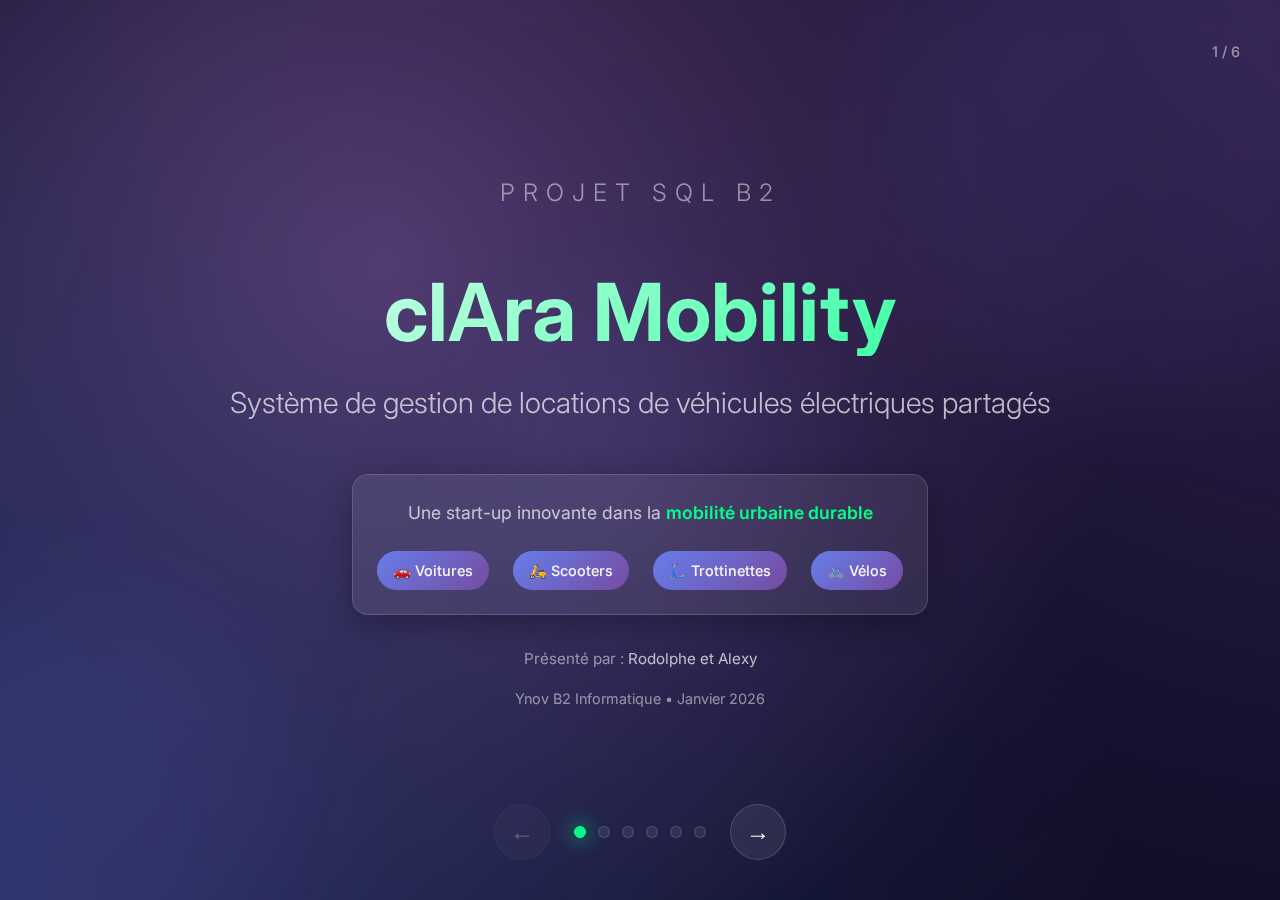
<file: prez/index.html>
<!DOCTYPE html>
<html lang="fr">

<head>
    <meta charset="UTF-8">
    <meta name="viewport" content="width=device-width, initial-scale=1.0">
    <title>clAra Mobility - Présentation SQL B2</title>
    <link rel="stylesheet" href="styles.css">
</head>

<body>
    <!-- Animated Background -->
    <div class="background">
        <div class="shape shape-1"></div>
        <div class="shape shape-2"></div>
        <div class="shape shape-3"></div>
    </div>

    <!-- Slide Number Indicator -->
    <div class="slide-number">
        <span id="currentSlide">1</span> / <span id="totalSlides">6</span>
    </div>

    <!-- Presentation Container -->
    <div class="presentation">
        <div class="slides-container" id="slidesContainer">

            <!-- SLIDE 1: Title -->
            <div class="slide title-slide active" data-slide="1">
                <div class="slide-content">
                    <div class="logo-container animate-in">
                        <div class="logo-text">Projet SQL B2</div>
                    </div>

                    <h1 class="animate-in">cl<span class="highlight">A</span>ra Mobility</h1>

                    <p class="subtitle animate-in">
                        Système de gestion de locations de véhicules électriques partagés
                    </p>

                    <div class="flex justify-center mt-8 animate-in">
                        <div class="glass-card glass-card-sm" style="text-align: center; max-width: 600px;">
                            <p style="margin-bottom: 24px; font-size: 1.1rem;">
                                Une start-up innovante dans la <span class="highlight">mobilité urbaine durable</span>
                            </p>
                            <div class="flex justify-center gap-6">
                                <div class="badge">🚗 Voitures</div>
                                <div class="badge">🛵 Scooters</div>
                                <div class="badge">🛴 Trottinettes</div>
                                <div class="badge">🚲 Vélos</div>
                            </div>
                        </div>
                    </div>

                    <div class="flex justify-center mt-8 animate-in">
                        <div style="text-align: center;">
                            <p class="text-muted" style="color: var(--text-muted); font-size: 0.95rem;">
                                Présenté par : <span style="color: var(--text-secondary);">Rodolphe et Alexy</span>
                            </p>
                            <p class="text-muted" style="color: var(--text-muted); font-size: 0.9rem; margin-top: 8px;">
                                Ynov B2 Informatique • Janvier 2026
                            </p>
                        </div>
                    </div>
                </div>
            </div>

            <!-- SLIDE 2: MCD -->
            <div class="slide" data-slide="2">
                <div class="slide-content">
                    <h2 class="animate-in">📐 Analyse et Modélisation (MCD)</h2>

                    <div class="grid-2">
                        <div class="glass-card animate-in">
                            <h3>10 Entités Principales</h3>
                            <div class="entity-diagram">
                                <div class="entity main">VEHICULES</div>
                                <div class="entity">TYPES_VEHICULES</div>
                                <div class="entity">STATIONS</div>
                                <div class="entity">BORNES</div>
                                <div class="entity">CLIENTS</div>
                                <div class="entity">LOCATIONS</div>
                                <div class="entity">PAIEMENTS</div>
                                <div class="entity">TECHNICIENS</div>
                                <div class="entity">INTERVENTIONS</div>
                                <div class="entity">SESSIONS_RECHARGE</div>
                            </div>

                            <div class="mt-6">
                                <h4>Relations clés</h4>
                                <ul>
                                    <li><span class="highlight">VEHICULES</span> → lié au TYPE pour les tarifications
                                    </li>
                                    <li><span class="highlight">VEHICULES</span> → localisé dans une STATION</li>
                                    <li><span class="highlight">BORNES</span> → physiquement liées aux STATIONS</li>
                                </ul>
                            </div>
                        </div>

                        <div class="glass-card animate-in">
                            <h3>🛡️ Intégrité des Données</h3>

                            <div class="glass-card glass-card-sm mt-4"
                                style="background: rgba(0, 255, 136, 0.1); border-color: rgba(0, 255, 136, 0.3);">
                                <h4 style="color: var(--accent);">✓ Règle Métier #1</h4>
                                <p style="font-size: 1rem;">Un véhicule <strong>ne peut pas être loué</strong> s'il est
                                    en maintenance</p>
                            </div>

                            <div class="glass-card glass-card-sm mt-4"
                                style="background: rgba(0, 212, 255, 0.1); border-color: rgba(0, 212, 255, 0.3);">
                                <h4 style="color: var(--accent-blue);">✓ Règle Métier #2</h4>
                                <p style="font-size: 1rem;">Une borne de recharge est <strong>physiquement liée</strong>
                                    à une station</p>
                            </div>

                            <div class="glass-card glass-card-sm mt-4"
                                style="background: rgba(118, 75, 162, 0.2); border-color: rgba(118, 75, 162, 0.4);">
                                <h4 style="color: var(--gradient-mid);">✓ Suivi Complet</h4>
                                <p style="font-size: 1rem;">INTERVENTIONS + SESSIONS_RECHARGE = <strong>cycle de vie
                                        complet</strong></p>
                            </div>

                            <p class="mt-6" style="font-style: italic; color: var(--text-muted);">
                                Modélisation stricte selon la méthode <span class="highlight">Merise</span>
                            </p>
                        </div>
                    </div>
                </div>
            </div>

            <!-- SLIDE 3: Architecture -->
            <div class="slide" data-slide="3">
                <div class="slide-content">
                    <h2 class="animate-in">🏗️ Architecture Technique</h2>

                    <div class="tech-stack animate-in">
                        <div class="tech-item">
                            <div style="font-size: 4rem;">🐘</div>
                            <p style="font-weight: 600; color: var(--text-primary);">PostgreSQL 16</p>
                        </div>
                        <div style="font-size: 2rem; color: var(--text-muted);">+</div>
                        <div class="tech-item">
                            <div style="font-size: 4rem;">🐳</div>
                            <p style="font-weight: 600; color: var(--text-primary);">Docker</p>
                        </div>
                        <div style="font-size: 2rem; color: var(--text-muted);">=</div>
                        <div class="tech-item">
                            <div style="font-size: 4rem;">🚀</div>
                            <p style="font-weight: 600; color: var(--accent);">Déploiement Instantané</p>
                        </div>
                    </div>

                    <div class="grid-2 mt-6">
                        <div class="glass-card animate-in">
                            <h3>📦 Docker Compose</h3>
                            <div class="code-block">
                                <code>
<span class="code-keyword">version</span>: <span class="code-string">'3.8'</span>
<span class="code-keyword">services</span>:
  <span class="code-function">postgres</span>:
    <span class="code-keyword">image</span>: postgres:<span class="code-number">16</span>-alpine
    <span class="code-keyword">environment</span>:
      <span class="code-keyword">POSTGRES_DB</span>: ciara_mobility
      <span class="code-keyword">POSTGRES_USER</span>: ciara_admin
    <span class="code-keyword">volumes</span>:
      - ./init-db:/docker-entrypoint-initdb.d
    <span class="code-keyword">ports</span>:
      - <span class="code-string">"5432:5432"</span>
                                </code>
                            </div>
                            <p class="mt-4" style="font-size: 0.95rem;">
                                <span class="highlight">→</span> Environnement reproductible instantanément
                            </p>
                        </div>

                        <div class="glass-card animate-in">
                            <h3>🔒 Contraintes SQL</h3>
                            <p>La base de données est le <span class="highlight">dernier garant</span> de la qualité de
                                la donnée</p>

                            <div class="code-block mt-4">
                                <code>
<span class="code-comment">-- Clés étrangères</span>
<span class="code-keyword">FOREIGN KEY</span> (id_station) 
    <span class="code-keyword">REFERENCES</span> stations(id_station)

<span class="code-comment">-- Contraintes CHECK</span>
<span class="code-keyword">CHECK</span> (tarif_minute > <span class="code-number">0</span>)
<span class="code-keyword">CHECK</span> (date_fin > date_debut)
<span class="code-keyword">CHECK</span> (autonomie >= <span class="code-number">0</span>)
                                </code>
                            </div>

                            <div class="flex gap-4 mt-4">
                                <div class="badge">FK</div>
                                <div class="badge">CHECK</div>
                                <div class="badge">NOT NULL</div>
                                <div class="badge">UNIQUE</div>
                            </div>
                        </div>
                    </div>
                </div>
            </div>

            <!-- SLIDE 4: Triggers & Functions -->
            <div class="slide" data-slide="4">
                <div class="slide-content">
                    <h2 class="animate-in">⚡ Fonctionnalités Avancées</h2>
                    <p class="animate-in" style="font-size: 1.3rem; margin-bottom: 24px;">
                        Une base de données <span class="highlight">"intelligente"</span> grâce à l'automatisation
                    </p>

                    <div class="grid-2">
                        <div class="glass-card animate-in">
                            <h3>🔄 Triggers - Automatisation</h3>
                            <p style="margin-bottom: 16px;">Mise à jour automatique du statut véhicule lors d'une
                                intervention</p>

                            <div class="code-block">
                                <code>
<span class="code-keyword">CREATE TRIGGER</span> trg_update_vehicule_status
<span class="code-keyword">AFTER INSERT ON</span> interventions
<span class="code-keyword">FOR EACH ROW</span>
<span class="code-keyword">EXECUTE FUNCTION</span> <span class="code-function">update_vehicule_status</span>();

<span class="code-comment">-- Quand une intervention est créée</span>
<span class="code-comment">-- → Le véhicule passe en 'Maintenance'</span>
<span class="code-comment">-- → Évite les erreurs humaines</span>
                                </code>
                            </div>

                            <div class="mt-4 glass-card glass-card-sm" style="background: rgba(0, 255, 136, 0.1);">
                                <p style="font-size: 0.95rem; margin: 0;">
                                    <span class="highlight">✓</span> Garantit la cohérence des données automatiquement
                                </p>
                            </div>
                        </div>

                        <div class="glass-card animate-in">
                            <h3>🧮 Fonctions - Logique Métier</h3>
                            <p style="margin-bottom: 16px;">Calcul centralisé du coût de location</p>

                            <div class="code-block">
                                <code>
<span class="code-keyword">CREATE FUNCTION</span> <span class="code-function">fn_calculer_cout_location</span>(
    duree_min <span class="code-keyword">INT</span>,
    distance_km <span class="code-keyword">DECIMAL</span>,
    type_id <span class="code-keyword">INT</span>
) <span class="code-keyword">RETURNS DECIMAL AS</span> $$
<span class="code-keyword">DECLARE</span>
    tarif_min <span class="code-keyword">DECIMAL</span>;
    tarif_km <span class="code-keyword">DECIMAL</span>;
<span class="code-keyword">BEGIN</span>
    <span class="code-keyword">SELECT</span> tarif_minute, tarif_km
    <span class="code-keyword">INTO</span> tarif_min, tarif_km
    <span class="code-keyword">FROM</span> types_vehicules
    <span class="code-keyword">WHERE</span> id_type = type_id;
    
    <span class="code-keyword">RETURN</span> (duree_min * tarif_min) 
         + (distance_km * tarif_km);
<span class="code-keyword">END</span>;
$$ <span class="code-keyword">LANGUAGE</span> plpgsql;
                                </code>
                            </div>
                        </div>
                    </div>

                    <div class="flex justify-center gap-8 mt-6 animate-in">
                        <div class="glass-card glass-card-sm" style="text-align: center;">
                            <div style="font-size: 2rem;">🔐</div>
                            <p style="margin: 8px 0 0; font-size: 0.95rem;">Sécurité</p>
                        </div>
                        <div class="glass-card glass-card-sm" style="text-align: center;">
                            <div style="font-size: 2rem;">♻️</div>
                            <p style="margin: 8px 0 0; font-size: 0.95rem;">Réutilisabilité</p>
                        </div>
                        <div class="glass-card glass-card-sm" style="text-align: center;">
                            <div style="font-size: 2rem;">🎯</div>
                            <p style="margin: 8px 0 0; font-size: 0.95rem;">Centralisation</p>
                        </div>
                    </div>
                </div>
            </div>

            <!-- SLIDE 5: Data Exploitation -->
            <div class="slide" data-slide="5">
                <div class="slide-content">
                    <h2 class="animate-in">📊 Exploitation de la Donnée</h2>
                    <p class="animate-in" style="font-size: 1.2rem; margin-bottom: 24px;">
                        Vues et requêtes analytiques pour la <span class="highlight">prise de décision</span>
                    </p>

                    <div class="grid-2">
                        <div class="glass-card animate-in">
                            <h3>👁️ Vues Prédéfinies</h3>
                            <p style="margin-bottom: 20px;">Simplifier l'accès aux données complexes</p>

                            <div class="glass-card glass-card-sm" style="background: rgba(102, 126, 234, 0.15);">
                                <h4 style="color: var(--gradient-start);">vue_tableau_bord_vehicules</h4>
                                <p style="font-size: 0.95rem; margin: 0;">Dashboard complet des véhicules avec état,
                                    autonomie et localisation</p>
                            </div>

                            <div class="glass-card glass-card-sm mt-4" style="background: rgba(0, 212, 255, 0.15);">
                                <h4 style="color: var(--accent-blue);">vue_activite_clients</h4>
                                <p style="font-size: 0.95rem; margin: 0;">Statistiques d'activité et historique par
                                    client</p>
                            </div>

                            <div class="code-block mt-4">
                                <code>
<span class="code-keyword">SELECT</span> * <span class="code-keyword">FROM</span> vue_tableau_bord_vehicules
<span class="code-keyword">WHERE</span> etat = <span class="code-string">'Disponible'</span>
<span class="code-keyword">AND</span> ville = <span class="code-string">'Paris'</span>;
                                </code>
                            </div>
                        </div>

                        <div class="glass-card animate-in">
                            <h3>📈 Requêtes Analytiques</h3>

                            <div class="glass-card glass-card-sm" style="background: rgba(0, 255, 136, 0.1);">
                                <h4>🏆 Top 5 Clients les plus actifs</h4>
                                <div class="code-block" style="margin-top: 12px;">
                                    <code>
<span class="code-keyword">SELECT</span> c.nom, c.prenom, 
       <span class="code-function">COUNT</span>(l.id_location) <span class="code-keyword">AS</span> locations
<span class="code-keyword">FROM</span> clients c
<span class="code-keyword">LEFT JOIN</span> locations l 
    <span class="code-keyword">ON</span> c.id_client = l.id_client
<span class="code-keyword">GROUP BY</span> c.id_client
<span class="code-keyword">ORDER BY</span> locations <span class="code-keyword">DESC</span>
<span class="code-keyword">LIMIT</span> <span class="code-number">5</span>;
                                    </code>
                                </div>
                            </div>

                            <div class="mt-4">
                                <h4>Autres analyses disponibles :</h4>
                                <ul>
                                    <li>Taux d'occupation des stations par ville</li>
                                    <li>Maintenance prédictive (autonomies faibles)</li>
                                    <li>Revenus par type de véhicule</li>
                                    <li>Heures de pointe des locations</li>
                                </ul>
                            </div>
                        </div>
                    </div>

                    <div class="flex justify-center mt-6 animate-in">
                        <div class="glass-card glass-card-sm flex items-center gap-6" style="padding: 16px 32px;">
                            <span style="font-size: 2rem;">🎯</span>
                            <p style="margin: 0; font-size: 1.1rem;">
                                Vision <span class="highlight">claire et temps réel</span> de l'activité pour l'équipe
                                clAra Mobility
                            </p>
                        </div>
                    </div>
                </div>
            </div>

            <!-- SLIDE 6: Conclusion -->
            <div class="slide" data-slide="6">
                <div class="slide-content">
                    <div style="text-align: center;">
                        <h2 class="animate-in" style="font-size: 3rem;">🎉 Conclusion</h2>
                        <p class="animate-in subtitle" style="margin-bottom: 40px;">
                            Une solution <span class="highlight">complète</span> et <span class="highlight-blue">prête à
                                l'échelle</span>
                        </p>
                    </div>

                    <div class="stats-grid animate-in">
                        <div class="glass-card stat-card">
                            <div class="stat-number">10</div>
                            <div class="stat-label">Entités</div>
                        </div>
                        <div class="glass-card stat-card">
                            <div class="stat-number">200+</div>
                            <div class="stat-label">Véhicules</div>
                        </div>
                        <div class="glass-card stat-card">
                            <div class="stat-number">5+</div>
                            <div class="stat-label">Triggers & Fonctions</div>
                        </div>
                        <div class="glass-card stat-card">
                            <div class="stat-number">🐳</div>
                            <div class="stat-label">Déploiement Docker</div>
                        </div>
                    </div>

                    <div class="grid-3 mt-8 animate-in">
                        <div class="glass-card feature-card">
                            <div style="font-size: 3rem;">📐</div>
                            <h4 style="margin-top: 16px;">Modélisation</h4>
                            <p style="font-size: 0.95rem; margin: 0;">Du MCD au schéma SQL complet</p>
                        </div>
                        <div class="glass-card feature-card">
                            <div style="font-size: 3rem;">⚡</div>
                            <h4 style="margin-top: 16px;">Automatisation</h4>
                            <p style="font-size: 0.95rem; margin: 0;">Triggers et fonctions métier</p>
                        </div>
                        <div class="glass-card feature-card">
                            <div style="font-size: 3rem;">📊</div>
                            <h4 style="margin-top: 16px;">Exploitation</h4>
                            <p style="font-size: 0.95rem; margin: 0;">Vues et requêtes analytiques</p>
                        </div>
                    </div>

                    <div class="flex justify-center mt-8 animate-in">
                        <div class="glass-card" style="text-align: center; padding: 32px 64px;">
                            <h3 style="margin-bottom: 16px; font-size: 1.8rem;">Merci de votre attention</h3>
                            <p style="font-size: 1.2rem; margin-bottom: 24px; color: var(--text-secondary);">
                                Nous sommes disponibles pour répondre à vos <span class="highlight">questions</span>
                            </p>
                            <div class="flex justify-center gap-4">
                                <div class="badge" style="background: linear-gradient(135deg, var(--accent), #00b377);">
                                    💬 Questions ?
                                </div>
                            </div>
                        </div>
                    </div>
                </div>
            </div>

        </div>
    </div>

    <!-- Navigation Controls -->
    <nav class="nav-controls">
        <button class="nav-btn" id="prevBtn" aria-label="Previous slide">←</button>
        <div class="slide-indicators" id="slideIndicators"></div>
        <button class="nav-btn" id="nextBtn" aria-label="Next slide">→</button>
    </nav>

    <script>
        /**
         * clAra Mobility Presentation - Navigation System
         */
        class Presentation {
            constructor() {
                this.currentSlide = 0;
                this.slides = document.querySelectorAll('.slide');
                this.totalSlides = this.slides.length;
                this.isAnimating = false;

                this.init();
            }

            init() {
                this.setupNavigation();
                this.setupKeyboardNavigation();
                this.createIndicators();
                this.updateSlideNumber();
            }

            setupNavigation() {
                document.getElementById('prevBtn').addEventListener('click', () => this.prevSlide());
                document.getElementById('nextBtn').addEventListener('click', () => this.nextSlide());
                this.updateNavButtons();
            }

            setupKeyboardNavigation() {
                document.addEventListener('keydown', (e) => {
                    switch (e.key) {
                        case 'ArrowRight':
                        case ' ':
                        case 'Enter':
                            e.preventDefault();
                            this.nextSlide();
                            break;
                        case 'ArrowLeft':
                        case 'Backspace':
                            e.preventDefault();
                            this.prevSlide();
                            break;
                        case 'Home':
                            e.preventDefault();
                            this.goToSlide(0);
                            break;
                        case 'End':
                            e.preventDefault();
                            this.goToSlide(this.totalSlides - 1);
                            break;
                    }
                });

                // Touch/swipe support
                let touchStartX = 0;
                document.addEventListener('touchstart', (e) => {
                    touchStartX = e.changedTouches[0].screenX;
                });
                document.addEventListener('touchend', (e) => {
                    const diff = touchStartX - e.changedTouches[0].screenX;
                    if (Math.abs(diff) > 50) {
                        diff > 0 ? this.nextSlide() : this.prevSlide();
                    }
                });
            }

            createIndicators() {
                const container = document.getElementById('slideIndicators');
                for (let i = 0; i < this.totalSlides; i++) {
                    const indicator = document.createElement('div');
                    indicator.className = 'indicator' + (i === 0 ? ' active' : '');
                    indicator.addEventListener('click', () => this.goToSlide(i));
                    container.appendChild(indicator);
                }
            }

            updateIndicators() {
                document.querySelectorAll('.indicator').forEach((ind, i) => {
                    ind.classList.toggle('active', i === this.currentSlide);
                });
            }

            updateNavButtons() {
                document.getElementById('prevBtn').disabled = this.currentSlide === 0;
                document.getElementById('nextBtn').disabled = this.currentSlide === this.totalSlides - 1;
            }

            updateSlideNumber() {
                document.getElementById('currentSlide').textContent = this.currentSlide + 1;
            }

            showSlide(index) {
                if (this.isAnimating || index < 0 || index >= this.totalSlides) return;
                this.isAnimating = true;
                this.currentSlide = index;

                this.slides.forEach((slide, i) => {
                    slide.classList.remove('active', 'prev');
                    if (i === index) slide.classList.add('active');
                    else if (i < index) slide.classList.add('prev');
                });

                this.updateSlideNumber();
                this.updateIndicators();
                this.updateNavButtons();

                setTimeout(() => { this.isAnimating = false; }, 600);
            }

            nextSlide() {
                if (this.currentSlide < this.totalSlides - 1) this.goToSlide(this.currentSlide + 1);
            }

            prevSlide() {
                if (this.currentSlide > 0) this.goToSlide(this.currentSlide - 1);
            }

            goToSlide(index) {
                if (index !== this.currentSlide) this.showSlide(index);
            }
        }

        document.addEventListener('DOMContentLoaded', () => new Presentation());
    </script>
</body>

</html>
</file>
<file: prez/styles.css>
/* ============================================
   clAra Mobility Presentation - Glassmorphism
   ============================================ */

@import url('https://fonts.googleapis.com/css2?family=Inter:wght@300;400;500;600;700&family=Fira+Code:wght@400;500&display=swap');

/* CSS Variables */
:root {
    --bg-primary: #0a0a1f;
    --bg-secondary: #12122a;
    --gradient-start: #667eea;
    --gradient-mid: #764ba2;
    --gradient-end: #f093fb;
    --accent: #00ff88;
    --accent-blue: #00d4ff;
    --text-primary: rgba(255, 255, 255, 0.95);
    --text-secondary: rgba(255, 255, 255, 0.7);
    --text-muted: rgba(255, 255, 255, 0.5);
    --glass-bg: rgba(255, 255, 255, 0.08);
    --glass-border: rgba(255, 255, 255, 0.15);
    --glass-shadow: 0 8px 32px rgba(0, 0, 0, 0.3);
    --transition: all 0.3s cubic-bezier(0.4, 0, 0.2, 1);
}

/* Reset */
*, *::before, *::after {
    margin: 0;
    padding: 0;
    box-sizing: border-box;
}

html, body {
    height: 100%;
    overflow: hidden;
}

body {
    font-family: 'Inter', -apple-system, BlinkMacSystemFont, sans-serif;
    background: var(--bg-primary);
    color: var(--text-primary);
    line-height: 1.6;
}

/* Animated Background */
.background {
    position: fixed;
    top: 0;
    left: 0;
    width: 100%;
    height: 100%;
    z-index: -1;
    overflow: hidden;
}

.background::before {
    content: '';
    position: absolute;
    top: -50%;
    left: -50%;
    width: 200%;
    height: 200%;
    background: 
        radial-gradient(circle at 20% 80%, var(--gradient-start) 0%, transparent 50%),
        radial-gradient(circle at 80% 20%, var(--gradient-mid) 0%, transparent 50%),
        radial-gradient(circle at 40% 40%, var(--gradient-end) 0%, transparent 40%);
    animation: gradientMove 20s ease-in-out infinite;
    opacity: 0.4;
}

@keyframes gradientMove {
    0%, 100% { transform: translate(0, 0) rotate(0deg); }
    25% { transform: translate(2%, 2%) rotate(5deg); }
    50% { transform: translate(-1%, 3%) rotate(-3deg); }
    75% { transform: translate(3%, -1%) rotate(2deg); }
}

/* Floating Shapes */
.shape {
    position: absolute;
    border-radius: 50%;
    background: linear-gradient(135deg, var(--gradient-start), var(--gradient-mid));
    opacity: 0.1;
    filter: blur(60px);
}

.shape-1 {
    width: 500px;
    height: 500px;
    top: -100px;
    right: -100px;
    animation: float 15s ease-in-out infinite;
}

.shape-2 {
    width: 400px;
    height: 400px;
    bottom: -100px;
    left: -100px;
    animation: float 18s ease-in-out infinite reverse;
}

.shape-3 {
    width: 300px;
    height: 300px;
    top: 50%;
    left: 50%;
    transform: translate(-50%, -50%);
    animation: pulse 10s ease-in-out infinite;
}

@keyframes float {
    0%, 100% { transform: translate(0, 0); }
    50% { transform: translate(30px, 30px); }
}

@keyframes pulse {
    0%, 100% { transform: translate(-50%, -50%) scale(1); opacity: 0.1; }
    50% { transform: translate(-50%, -50%) scale(1.2); opacity: 0.15; }
}

/* Presentation Container */
.presentation {
    width: 100%;
    height: 100vh;
    display: flex;
    align-items: center;
    justify-content: center;
    position: relative;
}

/* Slides Container */
.slides-container {
    width: 100%;
    height: 100%;
    position: relative;
    overflow: hidden;
}

/* Individual Slide */
.slide {
    position: absolute;
    top: 0;
    left: 0;
    width: 100%;
    height: 100%;
    display: flex;
    align-items: center;
    justify-content: center;
    padding: 60px 80px;
    opacity: 0;
    visibility: hidden;
    transform: translateX(100px);
    transition: var(--transition);
    transition-duration: 0.6s;
}

.slide.active {
    opacity: 1;
    visibility: visible;
    transform: translateX(0);
}

.slide.prev {
    transform: translateX(-100px);
}

/* Slide Content */
.slide-content {
    width: 100%;
    max-width: 1400px;
    height: 100%;
    display: flex;
    flex-direction: column;
    justify-content: center;
}

/* Glass Card */
.glass-card {
    background: var(--glass-bg);
    backdrop-filter: blur(20px);
    -webkit-backdrop-filter: blur(20px);
    border: 1px solid var(--glass-border);
    border-radius: 24px;
    padding: 40px;
    box-shadow: var(--glass-shadow);
    transition: var(--transition);
}

.glass-card:hover {
    background: rgba(255, 255, 255, 0.12);
    border-color: rgba(255, 255, 255, 0.25);
    transform: translateY(-2px);
}

.glass-card-sm {
    padding: 24px;
    border-radius: 16px;
}

/* Typography */
h1 {
    font-size: 4rem;
    font-weight: 700;
    line-height: 1.1;
    margin-bottom: 24px;
    background: linear-gradient(135deg, #fff 0%, var(--accent) 100%);
    -webkit-background-clip: text;
    -webkit-text-fill-color: transparent;
    background-clip: text;
}

h2 {
    font-size: 2.5rem;
    font-weight: 600;
    margin-bottom: 32px;
    color: var(--text-primary);
}

h3 {
    font-size: 1.5rem;
    font-weight: 600;
    margin-bottom: 16px;
    color: var(--accent);
}

h4 {
    font-size: 1.1rem;
    font-weight: 500;
    margin-bottom: 12px;
    color: var(--text-secondary);
}

p {
    font-size: 1.2rem;
    color: var(--text-secondary);
    margin-bottom: 16px;
}

.subtitle {
    font-size: 1.5rem;
    color: var(--text-secondary);
    font-weight: 300;
}

.highlight {
    color: var(--accent);
    font-weight: 600;
}

.highlight-blue {
    color: var(--accent-blue);
    font-weight: 600;
}

/* Lists */
ul {
    list-style: none;
}

ul li {
    position: relative;
    padding-left: 28px;
    margin-bottom: 12px;
    font-size: 1.1rem;
    color: var(--text-secondary);
}

ul li::before {
    content: '→';
    position: absolute;
    left: 0;
    color: var(--accent);
    font-weight: 600;
}

/* Code Blocks */
.code-block {
    background: rgba(0, 0, 0, 0.4);
    border: 1px solid var(--glass-border);
    border-radius: 12px;
    padding: 20px;
    overflow-x: auto;
    font-family: 'Fira Code', monospace;
    font-size: 0.9rem;
    line-height: 1.8;
}

.code-block code {
    color: var(--text-primary);
}

.code-keyword { color: #c678dd; }
.code-string { color: #98c379; }
.code-function { color: #61afef; }
.code-comment { color: #5c6370; font-style: italic; }
.code-number { color: #d19a66; }

/* Grid Layout */
.grid-2 {
    display: grid;
    grid-template-columns: repeat(2, 1fr);
    gap: 32px;
}

.grid-3 {
    display: grid;
    grid-template-columns: repeat(3, 1fr);
    gap: 24px;
}

/* Flex Utilities */
.flex { display: flex; }
.flex-col { flex-direction: column; }
.items-center { align-items: center; }
.justify-center { justify-content: center; }
.justify-between { justify-content: space-between; }
.gap-4 { gap: 16px; }
.gap-6 { gap: 24px; }
.gap-8 { gap: 32px; }

/* Spacing */
.mt-4 { margin-top: 16px; }
.mt-6 { margin-top: 24px; }
.mt-8 { margin-top: 32px; }
.mb-4 { margin-bottom: 16px; }
.mb-6 { margin-bottom: 24px; }

/* Icons & Badges */
.badge {
    display: inline-flex;
    align-items: center;
    gap: 8px;
    padding: 8px 16px;
    background: linear-gradient(135deg, var(--gradient-start), var(--gradient-mid));
    border-radius: 50px;
    font-size: 0.9rem;
    font-weight: 500;
}

.icon {
    font-size: 2rem;
    margin-bottom: 12px;
}

.tech-logo {
    height: 60px;
    width: auto;
    filter: brightness(0) invert(1);
    opacity: 0.9;
    transition: var(--transition);
}

.tech-logo:hover {
    opacity: 1;
    transform: scale(1.05);
}

/* Feature Cards */
.feature-card {
    text-align: center;
    padding: 32px;
}

.feature-card .icon {
    font-size: 3rem;
    margin-bottom: 16px;
}

/* Diagram Placeholder */
.diagram-container {
    background: rgba(0, 0, 0, 0.3);
    border-radius: 16px;
    padding: 24px;
    min-height: 300px;
    display: flex;
    align-items: center;
    justify-content: center;
}

/* Navigation */
.nav-controls {
    position: fixed;
    bottom: 40px;
    left: 50%;
    transform: translateX(-50%);
    display: flex;
    align-items: center;
    gap: 24px;
    z-index: 100;
}

.nav-btn {
    width: 56px;
    height: 56px;
    border: none;
    border-radius: 50%;
    background: var(--glass-bg);
    backdrop-filter: blur(20px);
    border: 1px solid var(--glass-border);
    color: var(--text-primary);
    font-size: 1.5rem;
    cursor: pointer;
    transition: var(--transition);
    display: flex;
    align-items: center;
    justify-content: center;
}

.nav-btn:hover {
    background: rgba(255, 255, 255, 0.2);
    transform: scale(1.1);
}

.nav-btn:disabled {
    opacity: 0.3;
    cursor: not-allowed;
    transform: none;
}

/* Slide Indicators */
.slide-indicators {
    display: flex;
    gap: 12px;
}

.indicator {
    width: 12px;
    height: 12px;
    border-radius: 50%;
    background: var(--glass-bg);
    border: 1px solid var(--glass-border);
    cursor: pointer;
    transition: var(--transition);
}

.indicator.active {
    background: var(--accent);
    border-color: var(--accent);
    box-shadow: 0 0 20px var(--accent);
}

.indicator:hover:not(.active) {
    background: rgba(255, 255, 255, 0.3);
}

/* Slide Number */
.slide-number {
    position: fixed;
    top: 40px;
    right: 40px;
    font-size: 0.9rem;
    color: var(--text-muted);
    font-weight: 500;
}

/* Title Slide Specific */
.title-slide h1 {
    font-size: 5rem;
    text-align: center;
}

.title-slide .subtitle {
    text-align: center;
    font-size: 1.8rem;
}

.logo-container {
    text-align: center;
    margin-bottom: 40px;
}

.logo-text {
    font-size: 1.5rem;
    font-weight: 300;
    letter-spacing: 8px;
    text-transform: uppercase;
    color: var(--text-muted);
    margin-bottom: 16px;
}

/* Animations */
@keyframes fadeInUp {
    from {
        opacity: 0;
        transform: translateY(30px);
    }
    to {
        opacity: 1;
        transform: translateY(0);
    }
}

.slide.active .animate-in {
    animation: fadeInUp 0.6s ease-out forwards;
}

.animate-in:nth-child(1) { animation-delay: 0.1s; }
.animate-in:nth-child(2) { animation-delay: 0.2s; }
.animate-in:nth-child(3) { animation-delay: 0.3s; }
.animate-in:nth-child(4) { animation-delay: 0.4s; }
.animate-in:nth-child(5) { animation-delay: 0.5s; }

/* Entity Diagram Styles */
.entity-diagram {
    display: flex;
    flex-wrap: wrap;
    gap: 16px;
    justify-content: center;
}

.entity {
    padding: 16px 24px;
    background: linear-gradient(135deg, rgba(102, 126, 234, 0.2), rgba(118, 75, 162, 0.2));
    border: 1px solid rgba(102, 126, 234, 0.3);
    border-radius: 12px;
    font-weight: 500;
    transition: var(--transition);
}

.entity.main {
    background: linear-gradient(135deg, var(--accent), #00b377);
    color: #0a0a1f;
    font-weight: 600;
    transform: scale(1.1);
}

.entity:hover:not(.main) {
    background: linear-gradient(135deg, rgba(102, 126, 234, 0.4), rgba(118, 75, 162, 0.4));
    transform: translateY(-2px);
}

/* Tech Stack Icons */
.tech-stack {
    display: flex;
    gap: 32px;
    align-items: center;
    justify-content: center;
    margin: 32px 0;
}

.tech-item {
    text-align: center;
}

.tech-item img {
    height: 80px;
    margin-bottom: 12px;
}

/* Conclusion Stats */
.stats-grid {
    display: grid;
    grid-template-columns: repeat(4, 1fr);
    gap: 24px;
    margin-top: 32px;
}

.stat-card {
    text-align: center;
    padding: 24px;
}

.stat-number {
    font-size: 3rem;
    font-weight: 700;
    background: linear-gradient(135deg, var(--accent), var(--accent-blue));
    -webkit-background-clip: text;
    -webkit-text-fill-color: transparent;
    background-clip: text;
}

.stat-label {
    font-size: 0.9rem;
    color: var(--text-muted);
    margin-top: 8px;
}

/* Responsive */
@media (max-width: 1200px) {
    .slide { padding: 40px 60px; }
    h1 { font-size: 3rem; }
    .title-slide h1 { font-size: 4rem; }
    .grid-2 { grid-template-columns: 1fr; }
    .stats-grid { grid-template-columns: repeat(2, 1fr); }
}

@media (max-width: 768px) {
    .slide { padding: 30px 40px; }
    h1 { font-size: 2.5rem; }
    h2 { font-size: 2rem; }
    .title-slide h1 { font-size: 3rem; }
    .grid-3 { grid-template-columns: 1fr; }
}
</file>
